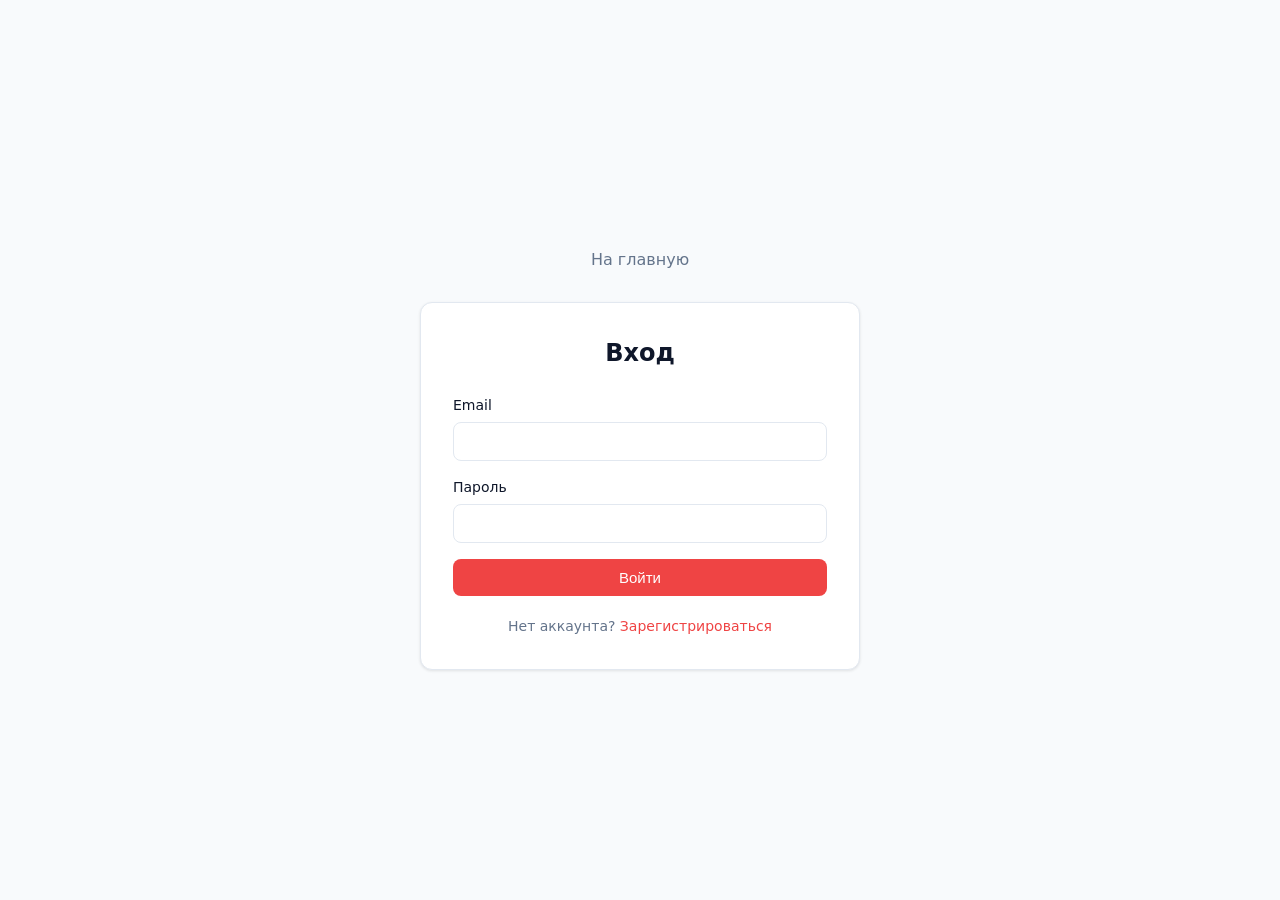
<file: frontend/templates/login.html>
<!doctype html>
<html lang="ru">
  <head>
    <meta charset="UTF-8" />
    <meta name="viewport" content="width=device-width, initial-scale=1.0" />
    <title>Вход</title>
    <link rel="stylesheet" href="../static/css/auth.css" />
    <script src="../static/js/auth.js" defer></script>
  </head>
  <body>
    <div class="container">
      <header>
        <h1><a href="/">На главную</a></h1>
      </header>

      <section class="auth-form">
        <h2>Вход</h2>
        <form id="login-form">
          <div class="form-group">
            <label for="login-email">Email</label>
            <input type="email" id="login-email" name="email" required />
          </div>
          <div class="form-group">
            <label for="login-password">Пароль</label>
            <input
              type="password"
              id="login-password"
              name="password"
              required
            />
          </div>
          <button type="submit" class="btn btn-primary">Войти</button>
        </form>
        <div id="message" class="message hidden"></div>
        <p>Нет аккаунта? <a href="/register">Зарегистрироваться</a></p>
      </section>
    </div>
  </body>
</html>
</file>
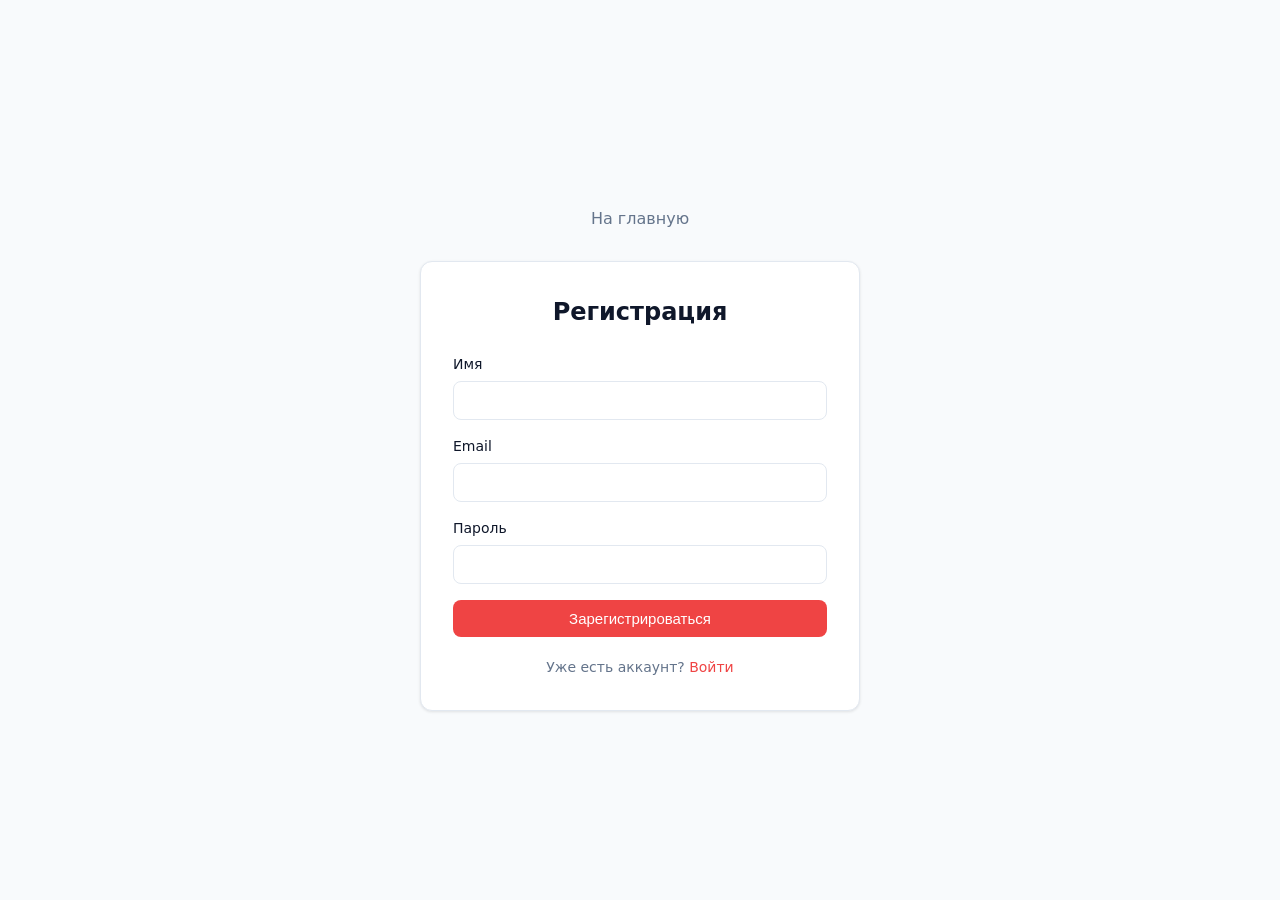
<file: frontend/templates/register.html>
<!doctype html>
<html lang="ru">
  <head>
    <meta charset="UTF-8" />
    <meta name="viewport" content="width=device-width, initial-scale=1.0" />
    <title>Регистрация</title>
    <link rel="stylesheet" href="../static/css/auth.css" />
    <script src="../static/js/auth.js" defer></script>
  </head>
  <body>
    <div class="container">
      <header>
        <h1><a href="/">На главную</a></h1>
      </header>

      <section class="auth-form">
        <h2>Регистрация</h2>
        <form id="register-form">
          <div class="form-group">
            <label for="reg-name">Имя</label>
            <input type="text" id="reg-name" name="name" />
          </div>
          <div class="form-group">
            <label for="reg-email">Email</label>
            <input type="email" id="reg-email" name="email" required />
          </div>
          <div class="form-group">
            <label for="reg-password">Пароль</label>
            <input
              type="password"
              id="reg-password"
              name="password"
              required
              minlength="6"
            />
          </div>
          <button type="submit" class="btn btn-primary">
            Зарегистрироваться
          </button>
        </form>
        <div id="message" class="message hidden"></div>
        <p>Уже есть аккаунт? <a href="/login">Войти</a></p>
      </section>
    </div>
  </body>
</html>
</file>
<file: frontend/static/css/auth.css>
:root {
  --bg: #f8fafc;
  --text: #0f172a;
  --muted: #64748b;
  --primary: #ef4444;
  --primary-hover: #dc2626;
  --card-bg: #ffffff;
  --card-border: #e2e8f0;
  --shadow: 0 1px 3px rgba(0, 0, 0, 0.1);
  --radius: 12px;
}

* {
  box-sizing: border-box;
  margin: 0;
  padding: 0;
}

body {
  font-family:
    system-ui,
    -apple-system,
    sans-serif;
  background: var(--bg);
  color: var(--text);
  line-height: 1.5;
  min-height: 100vh;
  display: flex;
  align-items: center;
  justify-content: center;
  padding: 20px;
}

.container {
  width: 100%;
  max-width: 440px;
}

header {
  margin-bottom: 24px;
  text-align: center;
}

header h1 a {
  font-size: 16px;
  color: var(--muted);
  text-decoration: none;
  font-weight: 500;
  transition: color 0.2s;
}
header h1 a:hover {
  color: var(--primary);
}

.auth-form {
  background: var(--card-bg);
  border: 1px solid var(--card-border);
  border-radius: var(--radius);
  padding: 32px;
  box-shadow: var(--shadow);
}

.auth-form h2 {
  font-size: 24px;
  margin-bottom: 24px;
  text-align: center;
  font-weight: 600;
}

.form-group {
  margin-bottom: 16px;
}

.form-group label {
  display: block;
  margin-bottom: 6px;
  font-size: 14px;
  font-weight: 500;
  color: var(--text);
}

.form-group input {
  width: 100%;
  padding: 10px 12px;
  font-size: 15px;
  border: 1px solid var(--card-border);
  border-radius: 8px;
  background: #fff;
  transition:
    border-color 0.2s,
    box-shadow 0.2s;
}

.form-group input:focus {
  outline: none;
  border-color: var(--primary);
  box-shadow: 0 0 0 3px rgba(247, 119, 198, 0.25);
}

.btn {
  display: block;
  width: 100%;
  padding: 10px 20px;
  font-size: 15px;
  font-weight: 500;
  text-align: center;
  border-radius: 8px;
  cursor: pointer;
  transition: all 0.2s;
  border: none;
  margin-top: 8px;
}

.btn-primary {
  background: var(--primary);
  color: #fff;
}
.btn-primary:hover {
  background: var(--primary-hover);
  transform: translateY(-1px);
  box-shadow: 0 4px 12px rgba(235, 37, 119, 0.2);
}

.message {
  margin-top: 16px;
  padding: 10px 12px;
  border-radius: 8px;
  font-size: 14px;
  text-align: center;
  border: 1px solid transparent;
  transition: all 0.2s;
}

.message.success {
  background: rgba(247, 119, 198, 0.1);
  color: var(--primary-hover);
  border-color: rgba(247, 119, 198, 0.3);
}

.message.error {
  background: #fef2f2;
  color: #dc2626;
  border-color: #fecaca;
}

.hidden {
  display: none;
}

.auth-form p {
  margin-top: 20px;
  text-align: center;
  font-size: 14px;
  color: var(--muted);
}

.auth-form a {
  color: var(--primary);
  text-decoration: none;
  font-weight: 500;
  transition: color 0.2s;
}
.auth-form a:hover {
  color: var(--primary-hover);
  text-decoration: underline;
}

@media (max-width: 480px) {
  .auth-form {
    padding: 24px;
  }
  .container {
    max-width: 100%;
  }
}
</file>
